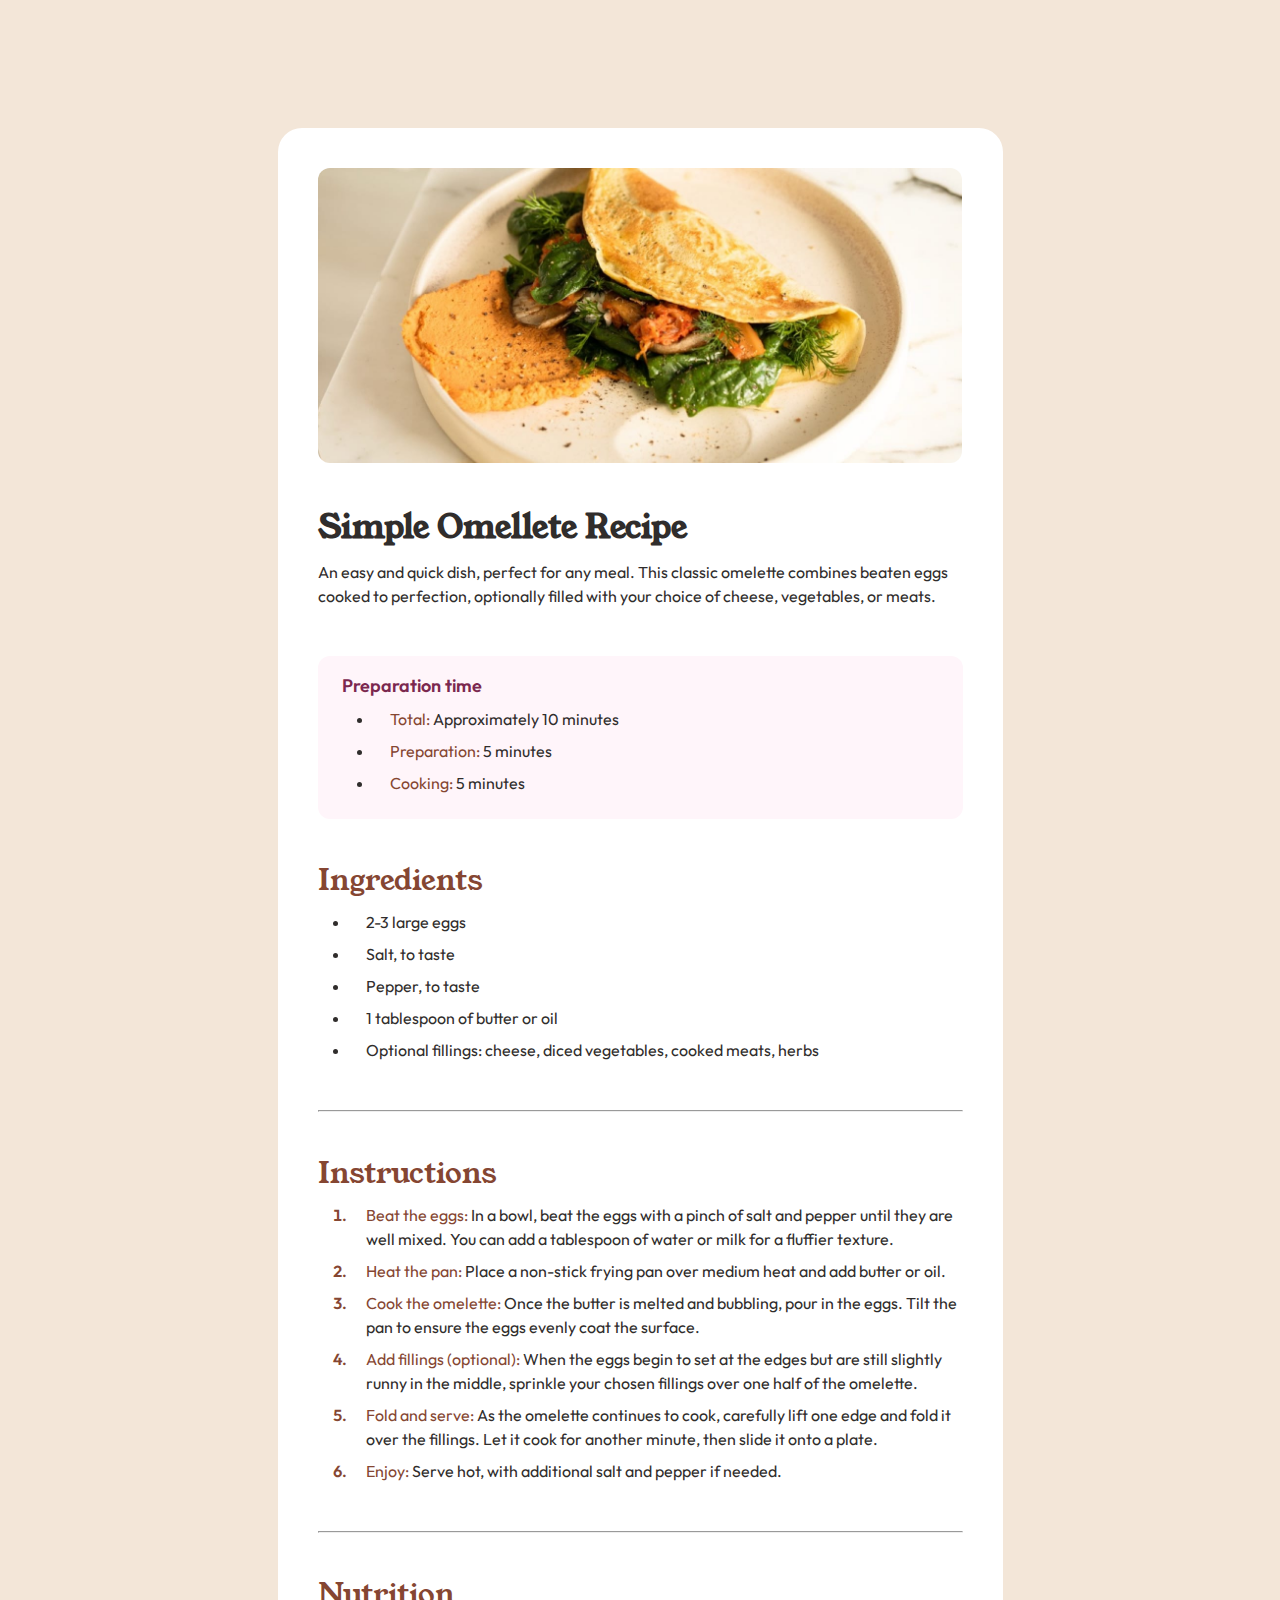
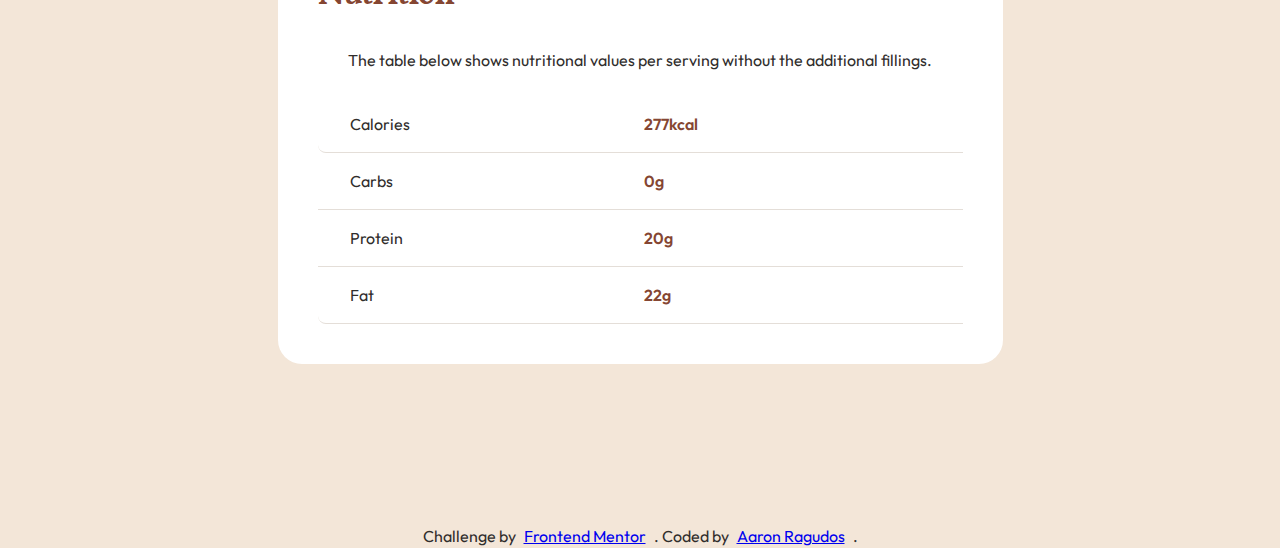
<file: recipe-page/index.html>
<!DOCTYPE html>
<html lang="en">
<head>
  <meta charset="UTF-8">
  <meta name="viewport" content="width=device-width, initial-scale=1"> <!-- displays site properly based on user's device -->

  <link rel="icon" type="image/png" sizes="32x32" href="./assets/images/favicon-32x32.png">

  <title>Frontend Mentor | Recipe page</title>
  <link rel="stylesheet" href="../globals.css" />
  <link rel="stylesheet" href="./styles.css" />
</head>
<body>
  <main class="card">
      <img
        src="../recipe-page/assets/images/image-omelette.jpeg"
        alt="Picture of an Omelette"
        loading="eager"
      />
    <div>
      <h1 class="font-brand font-600">Simple Omellete Recipe</h1>
      <p>
        An easy and quick dish, perfect for any meal. This classic omelette combines beaten eggs cooked
        to perfection, optionally filled with your choice of cheese, vegetables, or meats.
      </p>
    </div>
    <div class="preparation-time">
      <div class="h6 text-dark-raspberry">Preparation time</div>
      <ul>
        <li>
          <span class="text-nutmeg">Total:</span>
          Approximately 10 minutes
        </li>
        <li>
          <span class="text-nutmeg">Preparation:</span>
          5 minutes
        </li>
        <li>
          <span class="text-nutmeg">Cooking:</span>
          5 minutes
        </li>
      </ul>
    </div>

    <div>
      <h2 class="font-brand text-nutmeg" style="font-weight: 400;">Ingredients</h2>
      <ul>
        <li>2-3 large eggs</li>
        <li>Salt, to taste</li>
        <li>Pepper, to taste</li>
        <li>1 tablespoon of butter or oil</li>
        <li>Optional fillings: cheese, diced vegetables, cooked meats, herbs</li>
      </ul>
    </div>

    <hr />

    <div>
      <h2 class="font-brand text-nutmeg" style="font-weight: 400;">Instructions</h2>
      <ol>
        <li>
          <span class="text-nutmeg">Beat the eggs:</span> In a bowl, beat the eggs with a pinch of salt and pepper until they are well mixed.
          You can add a tablespoon of water or milk for a fluffier texture.
        </li>
        <li>
          <span class="text-nutmeg">Heat the pan:</span> Place a non-stick frying pan over medium heat and add butter or oil.
        </li>
        <li>
          <span class="text-nutmeg">Cook the omelette:</span> Once the butter is melted and bubbling, pour in the eggs. Tilt the pan to ensure
          the eggs evenly coat the surface.
        </li>
        <li>
          <span class="text-nutmeg">Add fillings (optional):</span> When the eggs begin to set at the edges but are still slightly runny in the
          middle, sprinkle your chosen fillings over one half of the omelette.
        </li>
        <li>
          <span class="text-nutmeg">Fold and serve:</span> As the omelette continues to cook, carefully lift one edge and fold it over the
          fillings. Let it cook for another minute, then slide it onto a plate.
        </li>
        <li>
          <span class="text-nutmeg">Enjoy:</span> Serve hot, with additional salt and pepper if needed.
        </li>
      </ol>
    </div>

    <hr />

    <div>
      <h2 class="font-brand text-nutmeg" style="font-weight: 400;">Nutrition</h2>
      <table>
        <caption style="margin-block: 1.5rem;">The table below shows nutritional values per serving without the additional fillings.</caption>
        <tbody>
          <tr>
            <td class="text-nutmeg font-600" role="cell" data-cell="Calories">277kcal</td>
            <td class="text-nutmeg font-600" role="cell" data-cell="Carbs">0g</td>
            <td class="text-nutmeg font-600" role="cell" data-cell="Protein">20g</td>
            <td class="text-nutmeg font-600" role="cell" data-cell="Fat">22g</td>
          </tr>
        </tbody>
      </table>
    </div>
  </main>
  <footer class="attribution">
    Challenge by <a href="https://www.frontendmentor.io?ref=challenge" target="_blank">Frontend Mentor</a>.
    Coded by <a href="https://buymeacoffee.com/programmers_sanctuary" target="_blank">Aaron Ragudos</a>.
  </footer>
</body>
</html>
</file>
<file: globals.css>
*,
::before,
::after {
    box-sizing: inherit;
    margin: 0;
    padding: 0;
}

html {
    box-sizing: border-box;
    font-family: system-ui, -apple-system, BlinkMacSystemFont, 'Segoe UI', Roboto, Oxygen, Ubuntu, Cantarell, 'Open Sans', 'Helvetica Neue', sans-serif;
    -webkit-text-size-adjust: 100%;

    line-height: 1.5;
}

img {
    max-width: 100%;
    vertical-align: middle;
}
</file>
<file: recipe-page/styles.css>
@import url('https://fonts.googleapis.com/css2?family=Young+Serif&family=Outfit:wght@100..900&display=swap');

:root {
    --clr-primary-nutmeg: 14 45% 36%;
    --clr-primary-dark-raspberry: 332 51% 32%;

    --clr-neutral-white: 0 0% 100%;
    --clr-neutral-rose-white: 330 100% 98%;
    --clr-neutral-eggshell: 30 54% 90%;
    --clr-neutral-light-grey: 30 18% 87%;
    --clr-neutral-wenge-brown: 30 10% 34%;
    --clr-neutral-dark-charcoal: 24 5% 18%;

    --max-content-width: 725px;

    font-size: 16px;

    font-family: "Outfit", sans-serif;
}

.attribution {
	margin-top: 2rem;
	display: flex;
	gap: 0.5rem;
	align-items: center;
}

h1, .h1,
h2, .h2,
h3, .h3,
h4, .h4,
h5, .h5,
h6, .h6 {
    font-weight: 600;

    margin-bottom: 0.5rem;
}

h1,
.h1 {
    font-size: 2.027rem;
}

h2,
.h2 {
    font-size: 1.802rem;
}

h3,
.h3 {
    font-size: 1.602rem;
}

h4,
.h4 {
    font-size: 1.424rem;
}

h5,
.h5 {
    font-size: 1.266rem;
}

h6,
.h6 {
    font-size: 1.125rem;
}

p {
    margin-block: 0.5rem;
}

small {
    font-size: 0.889rem;
}

.font-brand {
    font-family: "Young Serif", serif;
}

body {
    background-color: hsl(var(--clr-neutral-eggshell));
    color: hsl(var(--clr-neutral-dark-charcoal));

    min-height: 100dvh;
    display: grid;
    place-items: center;
}

.card {
    background-color: hsl(var(--clr-neutral-white));

    border-radius: 1.5rem;

    display: grid;

    gap: 2.5rem;

    max-width: var(--max-content-width);

	margin-block: 8rem;
}

.card > *:not(picture,img) {
    padding-inline: 1.5rem;
}

img,
.preparation-time {
    border-radius: 0.75rem;
}

.font-600 {
    font-weight: 600;
}

ul,
ol {
    padding-left: 2rem;
    font-weight: 400;
}

ul li,
ol li {
    margin-block: 0.5rem;
    padding-left: 1rem;
}

ol li::marker {
    font-weight: 600;
    color: hsl(var(--clr-primary-nutmeg));
}

.text-dark-raspberry {
    color: hsl(var(--clr-primary-dark-raspberry));
}

.text-nutmeg {
    color: hsl(var(--clr-primary-nutmeg));
}

.preparation-time {
    padding: 1rem;
    background-color: hsl(var(--clr-neutral-rose-white));
}

@media only screen and (min-width: 768px) {
    .card {
        padding: 2.5rem;
    }

    .card > *:not(picture,img,.preparation-time) {
        padding-inline: 0;
    }
}

table {
	border-collapse: collapse;
	width: min(var(--max-content-width), 100%);
}


tr:last-child td:first-child,
tr:last-child td:last-child {
    border-bottom-left-radius: 0.5rem;
}

td {
    display: grid;
    grid-template-columns: 1fr 1fr;
    gap: 0.5rem;
    padding: 1rem;

    width: 100%;
    border-bottom: 1px solid hsl(var(--clr-neutral-light-grey))


}

td::before {
    padding-left: 1rem;
    content: attr(data-cell);
    font-weight: 400;
    color: hsl(var(--clr-neutral-dark-charcoal));
}
</file>
